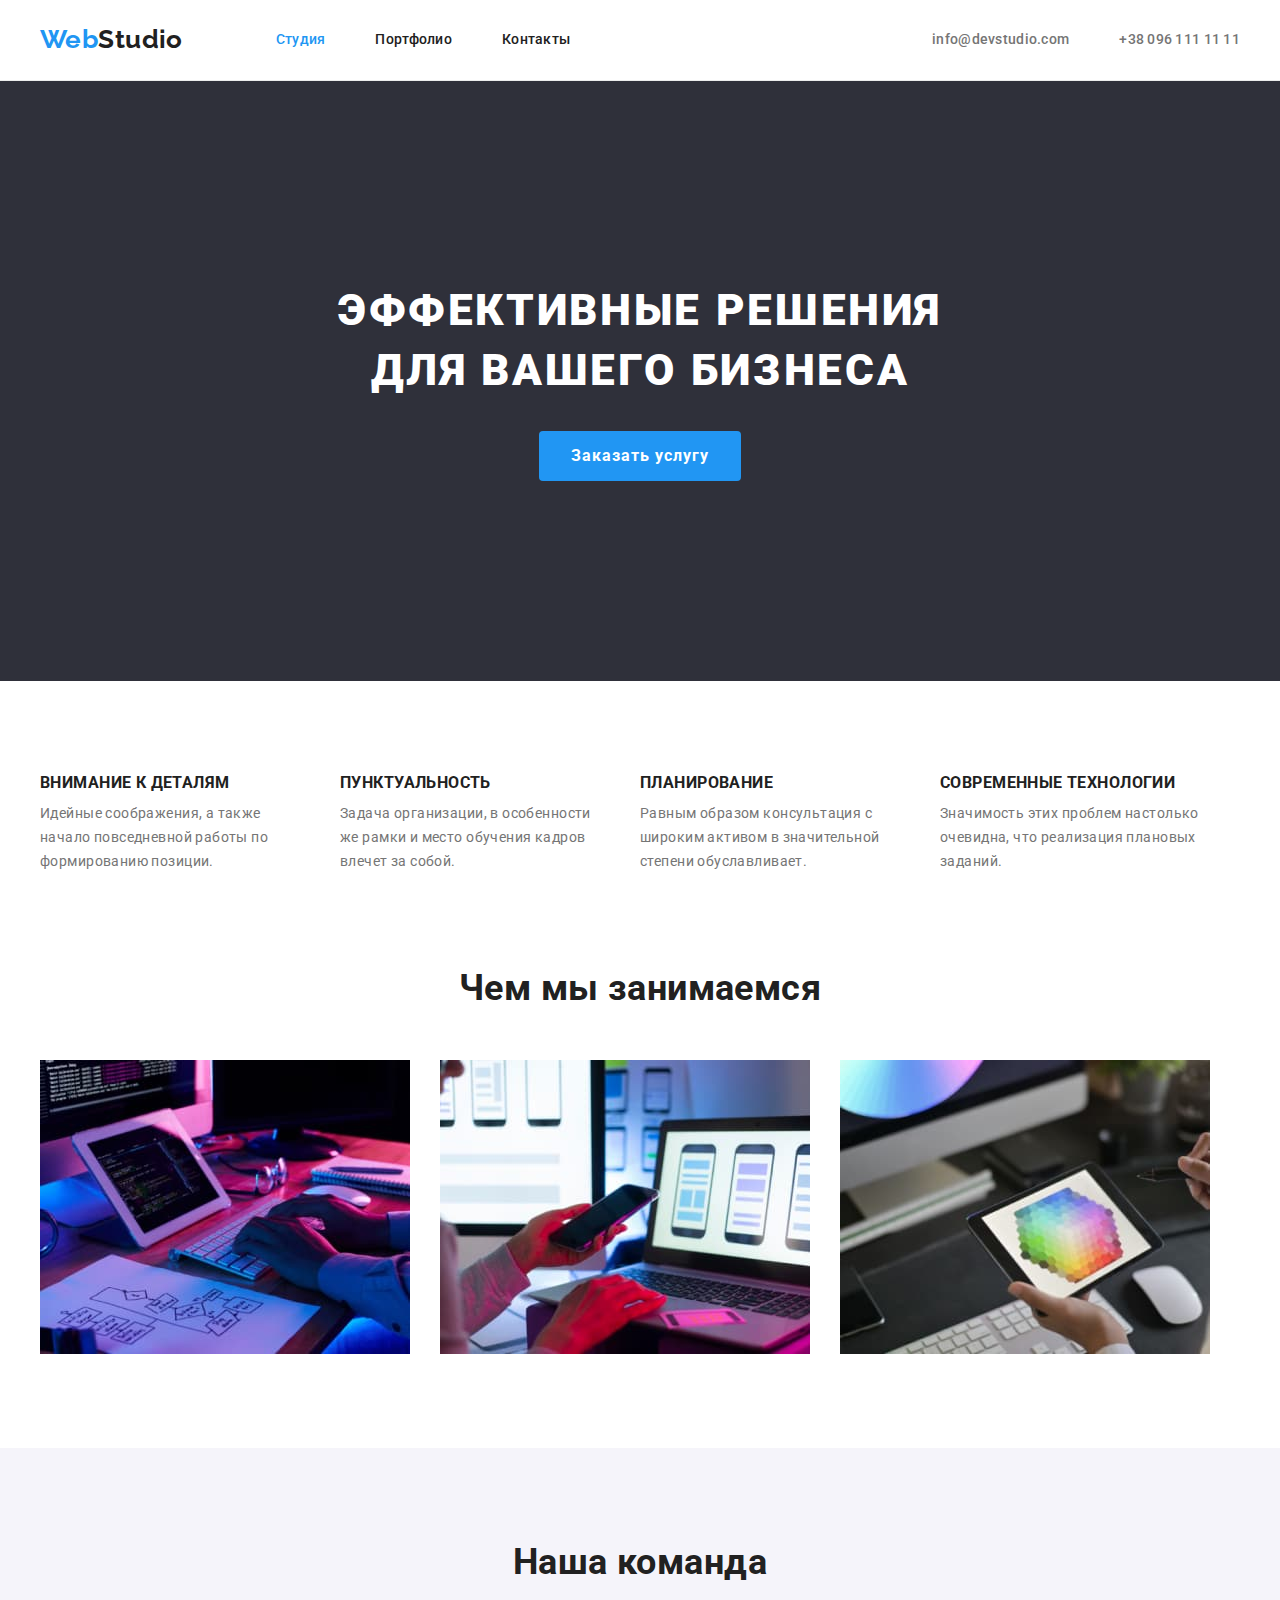
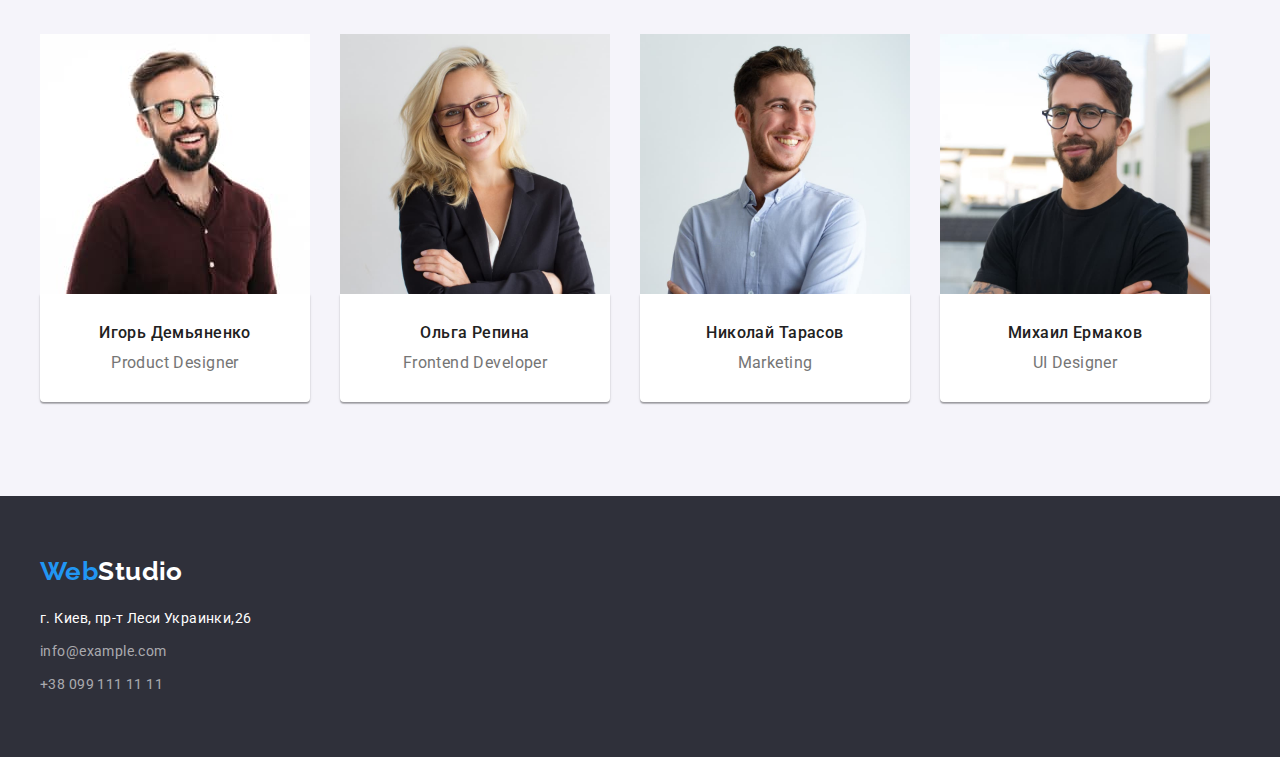
<file: index.html>
<!DOCTYPE html>
<html lang="ru">
    <head>
        <meta charset="UTF-8" />
        <meta http-equiv="X-UA-Compatible" content="IE=edge" />
        <meta name="viewport" content="width=device-width, initial-scale=1.0" />
        <title>Document</title>
        <link rel="preconnect" href="https://fonts.googleapis.com" />
        <link rel="preconnect" href="https://fonts.gstatic.com" crossorigin />
        <link
            href="https://fonts.googleapis.com/css2?family=Raleway:wght@700&family=Roboto:wght@400;500;700;900&display=swap"
            rel="stylesheet"
        />
        <link
            rel="stylesheet"
            href="https://cdnjs.cloudflare.com/ajax/libs/modern-normalize/1.1.0/modern-normalize.css"
            integrity="sha512-Y0MM+V6ymRKN2zStTqzQ227DWhhp4Mzdo6gnlRnuaNCbc+YN/ZH0sBCLTM4M0oSy9c9VKiCvd4Jk44aCLrNS5Q=="
            crossorigin="anonymous"
            referrerpolicy="no-referrer"
        />
        <link rel="stylesheet" href="./css/styles.css" />
    </head>
    <body>
        <!-- HEADER!!!!!!!!!!!!!! -->
        <header class="header">
            <div class="container main-nav">
                <a class="nav-logo" href="./index.html"
                    >Web<span class="logo-accent link">Studio</span></a
                >
                <nav class="nav">
                    <ul class="nav-list">
                        <li class="nav-item">
                            <a class="link current" href="./index.html"
                                >Cтудия</a
                            >
                        </li>
                        <li class="nav-item">
                            <a class="link" href="./portfolio.html"
                                >Портфолио</a
                            >
                        </li>
                        <li class="nav-item">
                            <a class="link" href="">Контакты</a>
                        </li>
                    </ul>
                </nav>
                <ul class="contacts-list">
                    <li class="contacts-item">
                        <a class="link" href="mailto:info@devstudio.com"
                            >info@devstudio.com</a
                        >
                    </li>
                    <li class="contacts-item">
                        <a class="link" href="tel:+380961111111"
                            >+38 096 111 11 11</a
                        >
                    </li>
                </ul>
            </div>
        </header>
        <main>
            <!-- HERO!!!!!!!!!!!!!! -->
            <section class="hero">
                <h1 class="main-title">
                    Эффективные решения для вашего бизнеса
                </h1>
                <button class="primary-btn" type="button">
                    Заказать услугу
                </button>
            </section>
            <!-- FEATURES!!!!!!!!!!!!!!!!!! -->
            <section class="section features">
                <div class="container">
                    <h2 class="hidden-title">Особенности</h2>
                    <ul class="feature-list">
                        <li class="feature-item">
                            <h3 class="feature-title">Внимание к деталям</h3>
                            <p class="feature-text">
                                Идейные соображения, а также начало повседневной
                                работы по формированию позиции.
                            </p>
                        </li>
                        <li class="feature-item">
                            <h3 class="feature-title">Пунктуальность</h3>
                            <p class="feature-text">
                                Задача организации, в особенности же рамки и
                                место обучения кадров влечет за собой.
                            </p>
                        </li>
                        <li class="feature-item">
                            <h3 class="feature-title">Планирование</h3>
                            <p class="feature-text">
                                Равным образом консультация с широким активом в
                                значительной степени обуславливает.
                            </p>
                        </li>
                        <li class="feature-item">
                            <h3 class="feature-title">
                                Современные технологии
                            </h3>
                            <p class="feature-text">
                                Значимость этих проблем настолько очевидна, что
                                реализация плановых заданий.
                            </p>
                        </li>
                    </ul>
                </div>
            </section>
            <!-- WORK!!!!!!!!!!!!!!! -->
            <section class="section">
                <div class="container">
                    <h2 class="second-title">Чем мы занимаемся</h2>
                    <ul class="work-list">
                        <li class="work-item">
                            <a class="work-link" href=""
                                ><img
                                    src="./images/w1.jpg"
                                    alt="человек работает на ноутбуке"
                                    width="370"
                                    height="294"
                            /></a>
                        </li>
                        <li class="work-item">
                            <a class="work-link" href=""
                                ><img
                                    src="./images/w2.jpg"
                                    alt="девушка держит телефон"
                                    width="370"
                                    height="294"
                            /></a>
                        </li>
                        <li class="work-item">
                            <a class="work-link" href=""
                                ><img
                                    src="./images/w3.jpg"
                                    alt="человек работает с планшетом"
                                    width="370"
                                    height="294"
                            /></a>
                        </li>
                    </ul>
                </div>
            </section>
            <!-- TEAM!!!!!!!!!!!!!!!!!!!!! -->
            <section class="section team">
                <div class="container">
                    <h2 class="second-title">Наша команда</h2>
                    <ul class="team-list">
                        <li class="team-item">
                            <img
                                src="./images/com.jpg"
                                alt="сотрудник"
                                width="270"
                                height="260"
                            />
                            <div class="team-box">
                                <h3 class="team-title">Игорь Демьяненко</h3>
                                <p class="team-text">Product Designer</p>
                            </div>
                        </li>
                        <li class="team-item">
                            <img
                                src="./images/c1.jpg"
                                alt="сотрудник"
                                width="270"
                                height="260"
                            />
                            <div class="team-box">
                                <h3 class="team-title">Ольга Репина</h3>
                                <p class="team-text">Frontend Developer</p>
                            </div>
                        </li>
                        <li class="team-item">
                            <img
                                src="./images/c2.jpg"
                                alt="сотрудник"
                                width="270"
                                height="260"
                            />
                            <div class="team-box">
                                <h3 class="team-title">Николай Тарасов</h3>
                                <p class="team-text">Marketing</p>
                            </div>
                        </li>
                        <li class="team-item">
                            <img
                                src="./images/c3.jpg"
                                alt="сотрудник"
                                width="270"
                                height="260"
                            />
                            <div class="team-box">
                                <h3 class="team-title">Михаил Ермаков</h3>
                                <p class="team-text">UI Designer</p>
                            </div>
                        </li>
                    </ul>
                </div>
            </section>
        </main>
        <!-- FOOTER!!!!!!!!!!!!! -->
        <footer class="footer">
            <div class="container">
                <a class="footer-logo" href="./index.html"
                    >Web<span class="footer-accent link">Studio</span></a
                >
                <address class="address">
                    <ul class="address-list">
                        <li class="address-item">
                            <a
                                class="address-link address-accent"
                                href="https://goo.gl/maps/76U28vaaBTSz9hpb8"
                                target="_blank"
                                >г. Киев, пр-т Леси Украинки,26</a
                            >
                        </li>
                        <li class="address-item">
                            <a
                                class="address-link"
                                href="mailto:info@example.com"
                                >info@example.com</a
                            >
                        </li>
                        <li class="address-item">
                            <a class="address-link" href="tel:+380991111111"
                                >+38 099 111 11 11</a
                            >
                        </li>
                    </ul>
                </address>
            </div>
        </footer>
    </body>
</html>
</file>
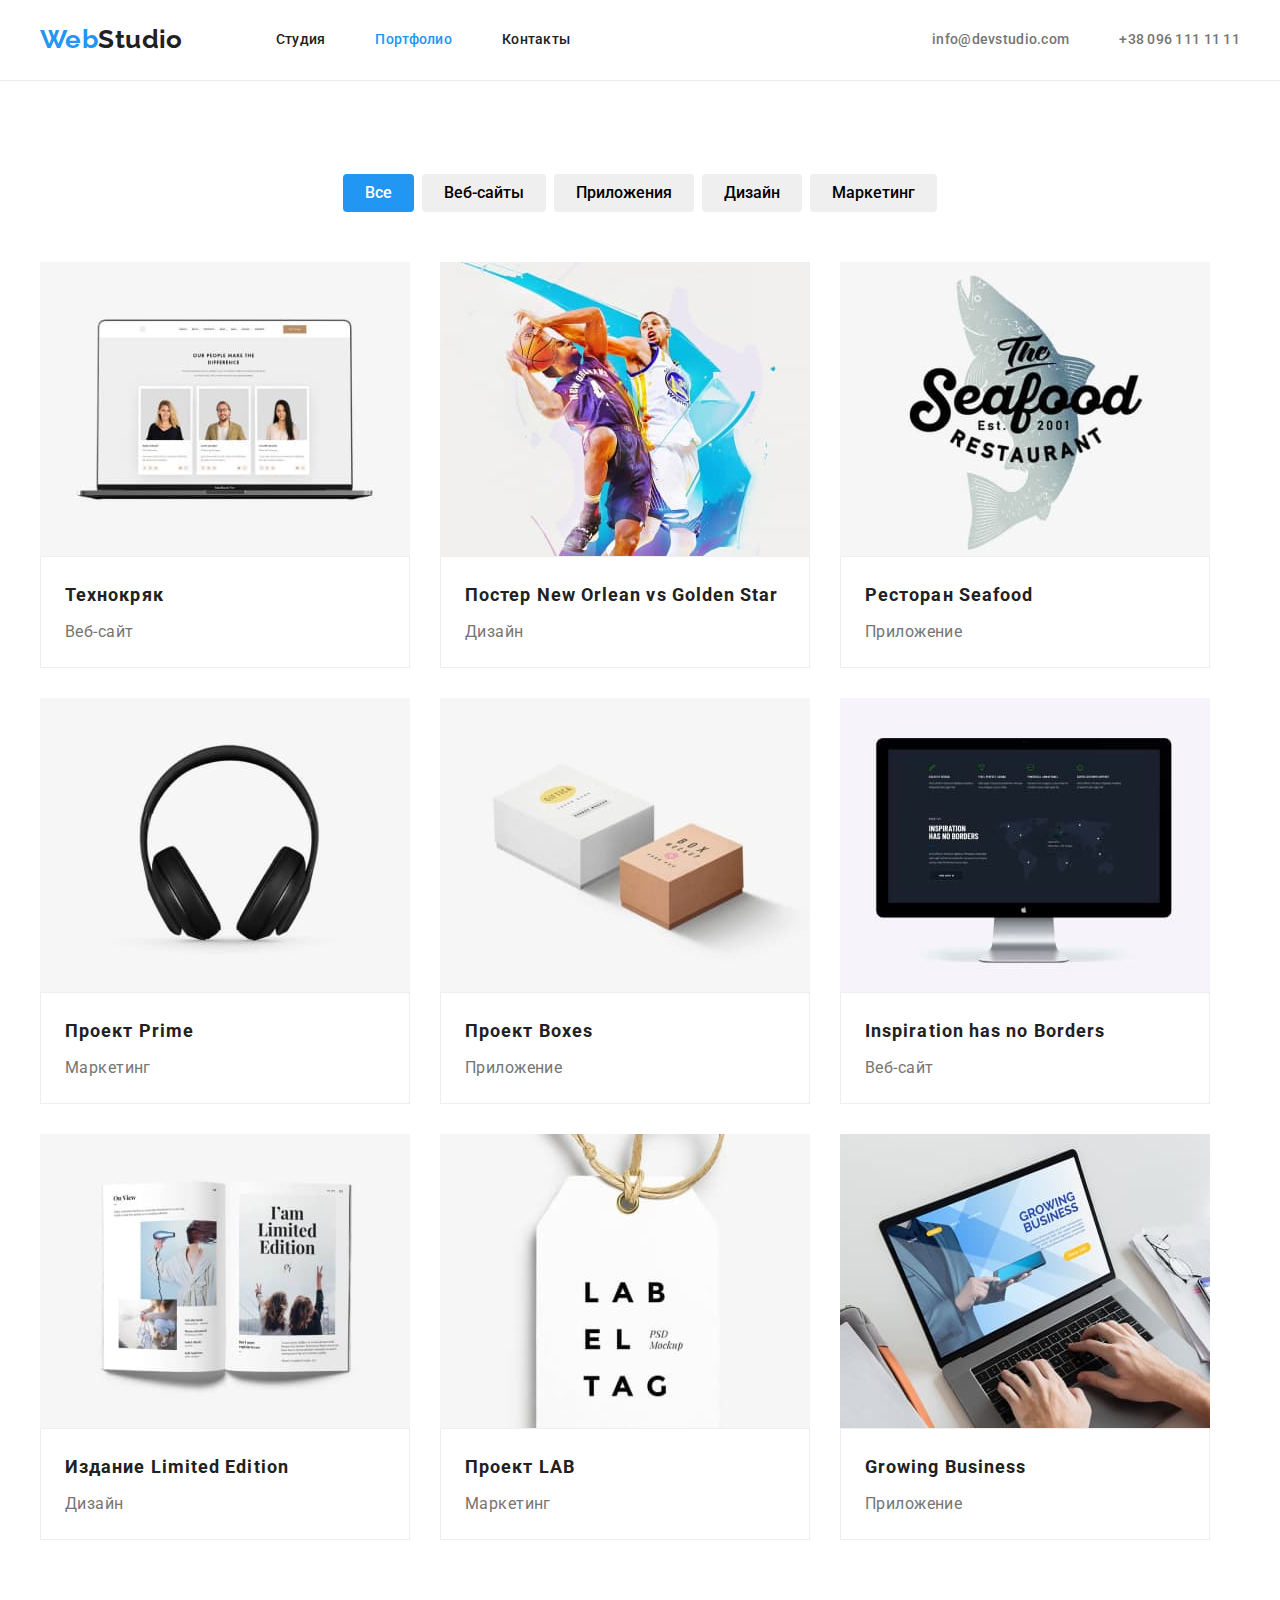
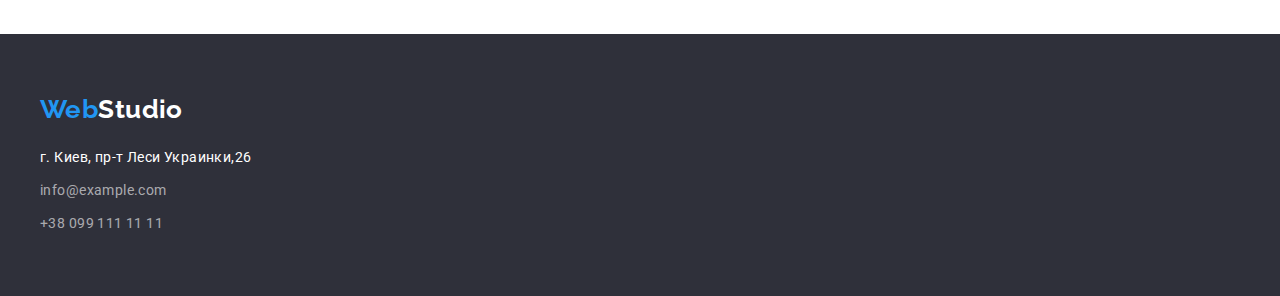
<file: portfolio.html>
<!DOCTYPE html>
<html lang="ru">
    <head>
        <meta charset="UTF-8" />
        <meta http-equiv="X-UA-Compatible" content="IE=edge" />
        <meta name="viewport" content="width=device-width, initial-scale=1.0" />
        <title>Document</title>
        <link rel="preconnect" href="https://fonts.googleapis.com" />
        <link rel="preconnect" href="https://fonts.gstatic.com" crossorigin />
        <link
            href="https://fonts.googleapis.com/css2?family=Raleway:wght@700&family=Roboto:wght@400;500;700;900&display=swap"
            rel="stylesheet"
        />
        <link
            rel="stylesheet"
            href="https://cdnjs.cloudflare.com/ajax/libs/modern-normalize/1.1.0/modern-normalize.css"
            integrity="sha512-Y0MM+V6ymRKN2zStTqzQ227DWhhp4Mzdo6gnlRnuaNCbc+YN/ZH0sBCLTM4M0oSy9c9VKiCvd4Jk44aCLrNS5Q=="
            crossorigin="anonymous"
            referrerpolicy="no-referrer"
        />
        <link rel="stylesheet" href="./css/styles.css" />
    </head>
    <body>
        <!-- HEADER!!!!!!!!!!!!!! -->
        <header class="header">
            <div class="container main-nav">
                <a class="nav-logo" href="./index.html"
                    >Web<span class="logo-accent link">Studio</span></a
                >
                <nav class="nav">
                    <ul class="nav-list">
                        <li class="nav-item">
                            <a class="link" href="./index.html">Cтудия</a>
                        </li>
                        <li class="nav-item">
                            <a class="link current" href="">Портфолио</a>
                        </li>
                        <li class="nav-item">
                            <a class="link" href="">Контакты</a>
                        </li>
                    </ul>
                </nav>
                <ul class="contacts-list">
                    <li class="contacts-item">
                        <a class="link" href="mailto:info@devstudio.com"
                            >info@devstudio.com</a
                        >
                    </li>
                    <li class="contacts-item">
                        <a class="link" href="tel:+380961111111"
                            >+38 096 111 11 11</a
                        >
                    </li>
                </ul>
            </div>
        </header>
        <!-- PORTFOLIO!!!!!!!!!!! -->
        <main>
            <section class="section">
                <div class="container">
                    <h1 class="hidden-title">Портфолио</h1>
                    <ul class="filter-list">
                        <li class="filter-item">
                            <button class="filter-btn current" type="button">
                                Все
                            </button>
                        </li>
                        <li class="filter-item">
                            <button class="filter-btn" type="button">
                                Веб-сайты
                            </button>
                        </li>
                        <li class="filter-item">
                            <button class="filter-btn" type="button">
                                Приложения
                            </button>
                        </li>
                        <li class="filter-item">
                            <button class="filter-btn" type="button">
                                Дизайн
                            </button>
                        </li>
                        <li class="filter-item">
                            <button class="filter-btn" type="button">
                                Маркетинг
                            </button>
                        </li>
                    </ul>
                    <div class="flex-container">
                        <ul class="portfolio-list">
                            <li class="portfolio-item">
                                <a href="">
                                    <img
                                        width="370"
                                        height="294"
                                        src="./images/port1.jpg"
                                        alt="сайт"
                                    />
                                    <div class="flex-element">
                                        <h2 class="portfolio-title">
                                            Технокряк
                                        </h2>
                                        <p class="portfolio-text">Веб-сайт</p>
                                    </div>
                                </a>
                            </li>

                            <li class="portfolio-item">
                                <a href="">
                                    <img
                                        width="370"
                                        height="294"
                                        src="./images/port2.jpg"
                                        alt="игроки в баскетбол"
                                    />

                                    <div class="flex-element">
                                        <h2 class="portfolio-title">
                                            Постер New Orlean vs Golden Star
                                        </h2>
                                        <p class="portfolio-text">Дизайн</p>
                                    </div>
                                </a>
                            </li>

                            <li class="portfolio-item">
                                <a href="">
                                    <img
                                        width="370"
                                        height="294"
                                        src="./images/port3.jpg"
                                        alt="ресторан"
                                    />
                                    <div class="flex-element">
                                        <h2 class="portfolio-title">
                                            Ресторан Seafood
                                        </h2>
                                        <p class="portfolio-text">Приложение</p>
                                    </div>
                                </a>
                            </li>

                            <li class="portfolio-item">
                                <a href=""
                                    ><img
                                        width="370"
                                        height="294"
                                        src="./images/port4.jpg"
                                        alt="наушники"
                                    />
                                    <div class="flex-element">
                                        <h2 class="portfolio-title">
                                            Проект Prime
                                        </h2>
                                        <p class="portfolio-text">Маркетинг</p>
                                    </div>
                                </a>
                            </li>

                            <li class="portfolio-item">
                                <a href=""
                                    ><img
                                        width="370"
                                        height="294"
                                        src="./images/port5.jpg"
                                        alt="коробки"
                                    />

                                    <div class="flex-element">
                                        <h2 class="portfolio-title">
                                            Проект Boxes
                                        </h2>
                                        <p class="portfolio-text">Приложение</p>
                                    </div>
                                </a>
                            </li>

                            <li class="portfolio-item">
                                <a href=""
                                    ><img
                                        width="370"
                                        height="294"
                                        src="./images/port6.jpg"
                                        alt="монитор"
                                    />

                                    <div class="flex-element">
                                        <h2 class="portfolio-title">
                                            Inspiration has no Borders
                                        </h2>
                                        <p class="portfolio-text">Веб-сайт</p>
                                    </div>
                                </a>
                            </li>

                            <li class="portfolio-item">
                                <a href="">
                                    <img
                                        width="370"
                                        height="294"
                                        src="./images/port7.jpg"
                                        alt="книга"
                                    />

                                    <div class="flex-element">
                                        <h2 class="portfolio-title">
                                            Издание Limited Edition
                                        </h2>
                                        <p class="portfolio-text">Дизайн</p>
                                    </div>
                                </a>
                            </li>

                            <li class="portfolio-item">
                                <a href="">
                                    <img
                                        width="370"
                                        height="294"
                                        src="./images/port8.jpg"
                                        alt="подвеска"
                                    />

                                    <div class="flex-element">
                                        <h2 class="portfolio-title">
                                            Проект LAB
                                        </h2>
                                        <p class="portfolio-text">Маркетинг</p>
                                    </div>
                                </a>
                            </li>

                            <li class="portfolio-item">
                                <a href="">
                                    <img
                                        width="370"
                                        height="294"
                                        src="./images/port9.jpg"
                                        alt="ноутбук"
                                    />

                                    <div class="flex-element">
                                        <h2 class="portfolio-title">
                                            Growing Business
                                        </h2>
                                        <p class="portfolio-text">Приложение</p>
                                    </div>
                                </a>
                            </li>
                        </ul>
                    </div>
                </div>
            </section>
        </main>
        <footer class="footer">
            <div class="container">
                <a class="footer-logo" href="./index.html"
                    >Web<span class="footer-accent link">Studio</span></a
                >
                <address class="address">
                    <ul class="address-list">
                        <li class="address-item">
                            <a
                                class="address-link address-accent"
                                href="https://goo.gl/maps/76U28vaaBTSz9hpb8"
                                target="_blank"
                                >г. Киев, пр-т Леси Украинки,26</a
                            >
                        </li>
                        <li class="address-item">
                            <a
                                class="address-link"
                                href="mailto:info@example.com"
                                >info@example.com</a
                            >
                        </li>
                        <li class="address-item">
                            <a class="address-link" href="tel:+380991111111"
                                >+38 099 111 11 11</a
                            >
                        </li>
                    </ul>
                </address>
            </div>
        </footer>
    </body>
</html>
</file>
<file: css/styles.css>
input,
button,
textarea {
    font: inherit;
    outline: none;
}
button {
    cursor: pointer;
}
a {
    color: inherit;
    text-decoration: none;
}
img,
picture,
svg {
    display: block;
}
p,
h1,
h2,
h3,
h4,
h5 {
    margin: 0;
}
ul,
ol {
    list-style: none;
    padding-left: 0;
    margin: 0;
}
/* ПЕРЕМЕННЫЕ!!!! */
:root {
    --accent-color: #2196f3;
    --second-title-color: #212121;
    --text-color: #757575;
    --contacts-color: rgba(255, 255, 255, 0.6);
    --address-color: #ffffff;
    --title-color: #ffffff;
    --logo-color: #2196f3;
    --main-color: #212121;
    --primary-btn-color: #ffffff;
    --secondary-btn-color: #212121;
    --background-primary-btn: #2196f3;
    --add-accent-color: #188ce8;
    --background-secondary-btn: #f5f4fa;
    --background-footer: #2f303a;
    --background-header: #ffffff;
    --background-section: #f5f4fa;
}

body {
    font-family: 'Roboto', sans-serif;
    font-size: 14px;
    letter-spacing: 0.03em;
    line-height: 1.71;
    color: var(--text-color);
    background-color: var(--background-header);
}

.container {
    width: 1230px;
    margin: 0 auto;
    padding: 0 15px;
}
.section {
    padding-top: 94px;
    padding-bottom: 94px;
}
.hidden-title {
    width: 1px;
    height: 1px;
    overflow: hidden;
    opacity: 0;
    margin: -1px;
}
/* HEADER!!!!!!!!!!!!!!!!!! */
.header {
    border-bottom: 1px solid #ececec;
}
.main-nav {
    display: flex;
    align-items: center;
}
.nav-logo {
    display: block;
    padding-top: 24px;
    padding-bottom: 25px;

    font-family: 'Raleway', sans-serif;
    font-weight: 700;
    font-size: 26px;
    line-height: 1.19;
    color: var(--accent-color);
}
.nav-logo .link:focus,
.nav-logo .link:hover {
    color: var(--accent-color);
}

.logo-accent {
    color: var(--main-color);
}
.nav-list {
    display: flex;
    margin-left: 93px;

    font-weight: 500;
    line-height: 1.14;
    letter-spacing: 0.02em;
    color: var(--main-color);
}
.nav-list .link:focus,
.nav-list .link:hover {
    color: var(--accent-color);
}
.nav-list .nav-item:not(:last-child) {
    margin-right: 50px;
}
.contacts-list {
    display: flex;
    margin-left: auto;

    font-weight: 500;
    line-height: 1.14;
    letter-spacing: 0.02em;
}
.contacts-list .link:focus,
.contacts-list .link:hover {
    color: var(--accent-color);
}
.current {
    color: var(--accent-color);
}

.contacts-list .contacts-item:not(:last-child) {
    margin-right: 50px;
}
/* HERO!!!!!!!!!!!!!!!!!!!!!!!!!!!! */
.hero {
    background: var(--background-footer);
    text-align: center;
    padding: 200px 0;
}
.main-title {
    margin: 0 auto;
    max-width: 650px;

    font-weight: 900;
    font-size: 44px;
    line-height: 1.36;
    text-align: center;
    letter-spacing: 0.06em;
    text-transform: uppercase;
    color: var(--title-color);
}
.primary-btn {
    margin-top: 30px;
    padding: 10px 32px 10px 32px;
    font-weight: 700;
    font-size: 16px;
    line-height: 1.88;
    align-items: center;
    text-align: center;
    letter-spacing: 0.06em;
    color: var(--primary-btn-color);
    background-color: var(--background-primary-btn);
    border: var(--accent-color);
    border-radius: 4px;
}
.primary-btn:focus,
.primary-btn:hover {
    background-color: var(--add-accent-color);
    border-radius: 4px;
}

/* FEATURE!!!!!!!!!!!!!!!!!!!!!!!! */
.features {
    padding-bottom: 0;
}
.feature-list {
    display: flex;
}
.feature-list .feature-item:not(:last-child) {
    margin-right: 30px;
}
.feature-title {
    margin-bottom: 10px;

    font-weight: 700;
    line-height: 1.14;
    text-transform: uppercase;

    color: var(--second-title-color);
}
.feature-item {
    width: 270px;
}
/* WORK!!!!!!!!!!!!!!!!! */
.second-title {
    margin-bottom: 50px;

    font-weight: 700;
    font-size: 36px;
    line-height: 1.16;
    text-align: center;
    color: var(--second-title-color);
}
.work-list {
    display: flex;
}
.work-list .work-item:not(:last-child) {
    margin-right: 30px;
}

/* TEAM!!!!!!!!!!!!!!!!!! */
.team {
    background-color: var(--background-section);
}

.team-list {
    display: flex;
}
.team-list .team-item:not(:last-child) {
    margin-right: 30px;
}
.team-box {
    padding-top: 30px;
    padding-bottom: 30px;
    background-color: var(--title-color);
    box-shadow: 0px 1px 3px rgba(0, 0, 0, 0.12), 0px 1px 1px rgba(0, 0, 0, 0.14),
        0px 2px 1px rgba(0, 0, 0, 0.2);
    border-radius: 0px 0px 4px 4px;
}
.team-item .team-title {
    margin-bottom: 10px;

    font-weight: 500;
    font-size: 16px;
    line-height: 1.18;
    text-align: center;
    color: var(--second-title-color);
}
.team-text {
    font-size: 16px;
    line-height: 19px;
    text-align: center;
}
/* FOOTER!!!!!!!!!!!!!!!!!! */
.footer {
    background-color: var(--background-footer);
    padding-top: 60px;
    padding-bottom: 60px;
}
.footer-logo {
    font-family: 'Raleway', sans-serif;
    font-weight: 700;
    font-size: 26px;
    line-height: 1.19;
    color: var(--logo-color);
}
.footer-accent {
    color: var(--address-color);
}
.address-list {
    color: var(--contacts-color);
}
.address-accent {
    color: var(--address-color);
}
.footer-logo .link:focus,
.footer-logo .link:hover {
    color: var(--accent-color);
}
.address-link {
    font-style: normal;
    padding-top: 25px;
    padding-bottom: 25px;
}
.address-list .address-link:focus,
.address-list .address-link:hover {
    color: var(--address-color);
}
.address-list {
    margin-top: 20px;
}
.address-list .address-item:not(:last-child) {
    margin-bottom: 9px;
}
/* PORTFOLIO!!!!!!!!!! */

.filter-list {
    display: flex;
    margin-bottom: 50px;
    justify-content: center;

    font-weight: 500;
    font-size: 16px;
    line-height: 1.62;
    text-align: center;
}
.filter-btn {
    align-items: center;
    padding: 6px 22px 6px 22px;
    border: none;
    border-radius: 4px;
}
.filter-btn.current {
    color: var(--primary-btn-color);
    background-color: var(--background-primary-btn);
}
.filter-list .filter-item:not(:last-child) {
    margin-right: 8px;
}
.filter-list .filter-btn:focus,
.filter-list .filter-btn:hover {
    background-color: var(--background-primary-btn);
    color: var(--primary-btn-color);
}

.portfolio-list {
    display: flex;
    flex-wrap: wrap;
}
.portfolio-item {
    margin-right: 30px;
    margin-bottom: 30px;
}
.portfolio-item:nth-child(3n) {
    margin-right: 0px;
}
.portfolio-item:nth-last-child(-n + 3) {
    margin-bottom: 0px;
}
.flex-element {
    padding-top: 20px;
    padding-bottom: 20px;
    padding-left: 24px;
    padding-right: 24px;
    width: 370px;
    background: var(--background-header);
    border: 1px solid #eeeeee;
}
.portfolio-title {
    margin-bottom: 4px;

    font-weight: 700;
    font-size: 18px;
    line-height: 2;
    letter-spacing: 0.06em;
    color: var(--second-title-color);
}
.portfolio-text {
    font-size: 16px;
    line-height: 1.88;
    color: var(--text-color);
}
</file>
